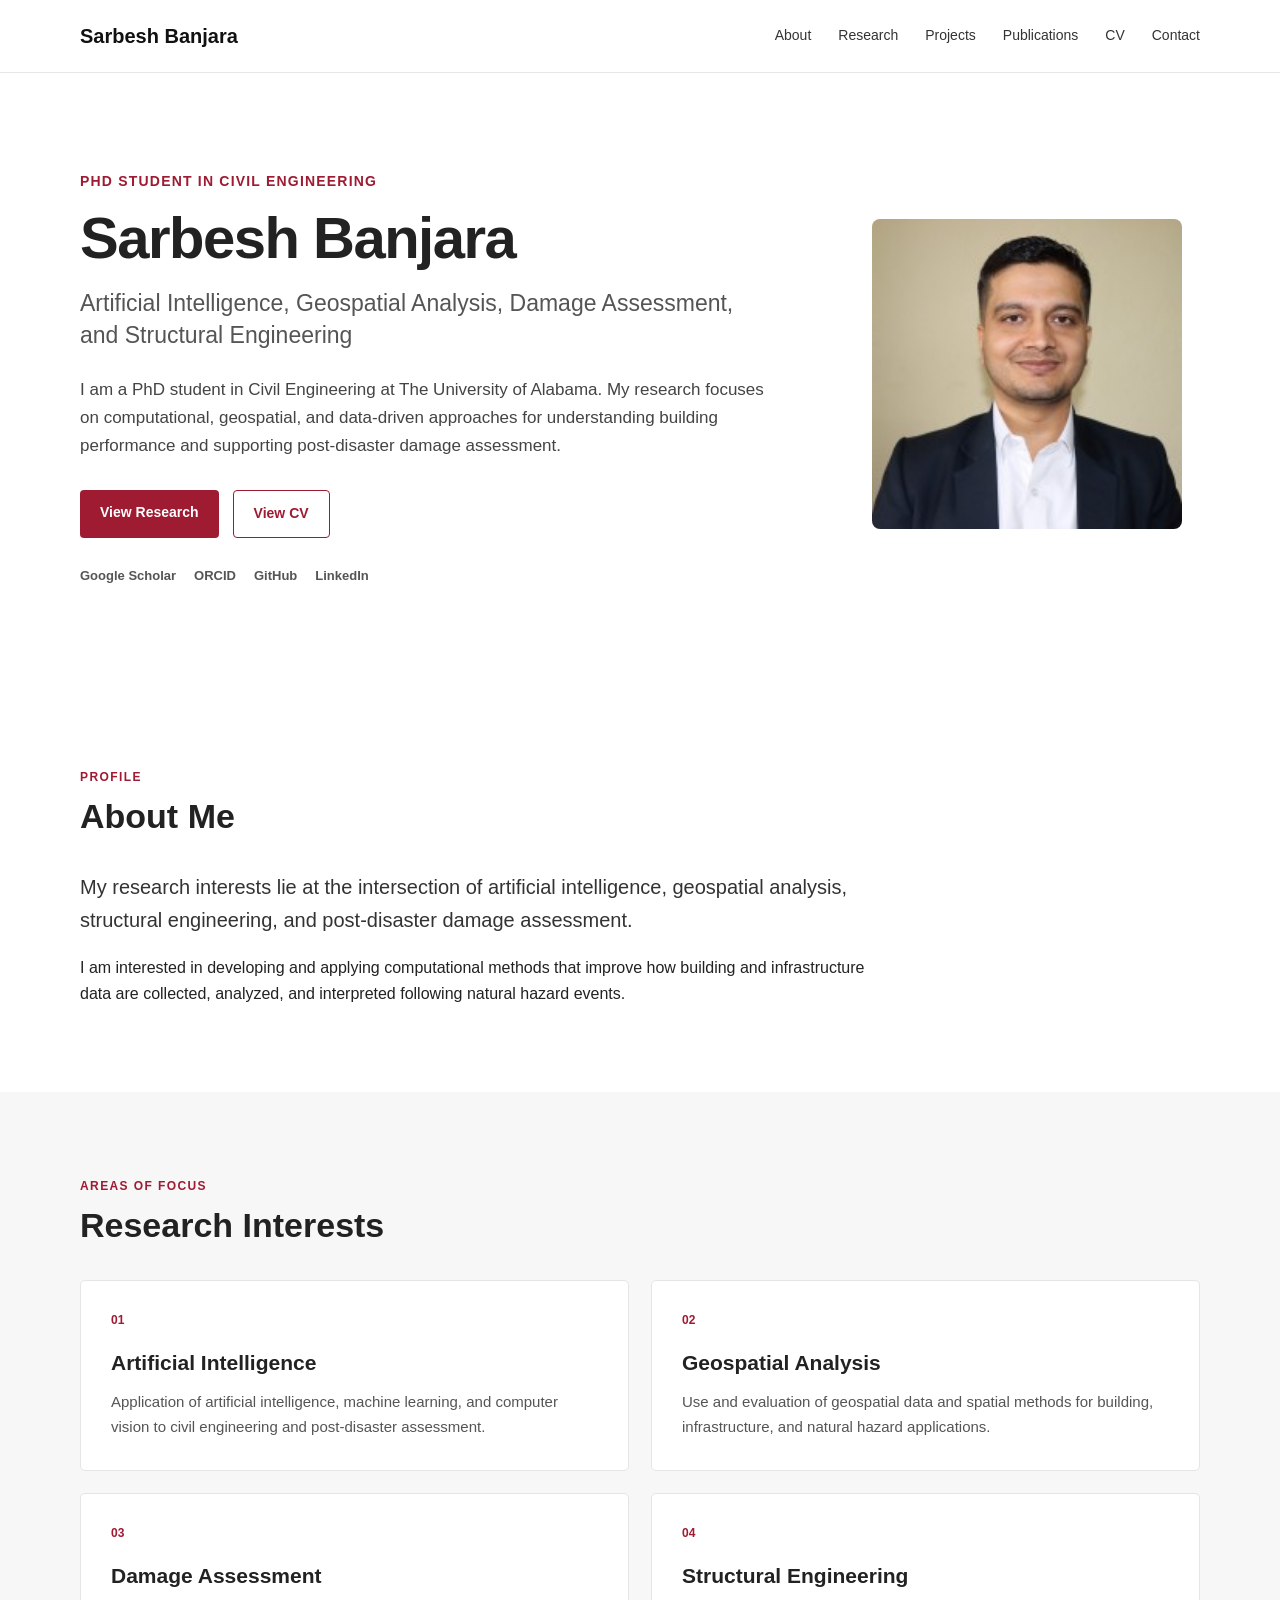
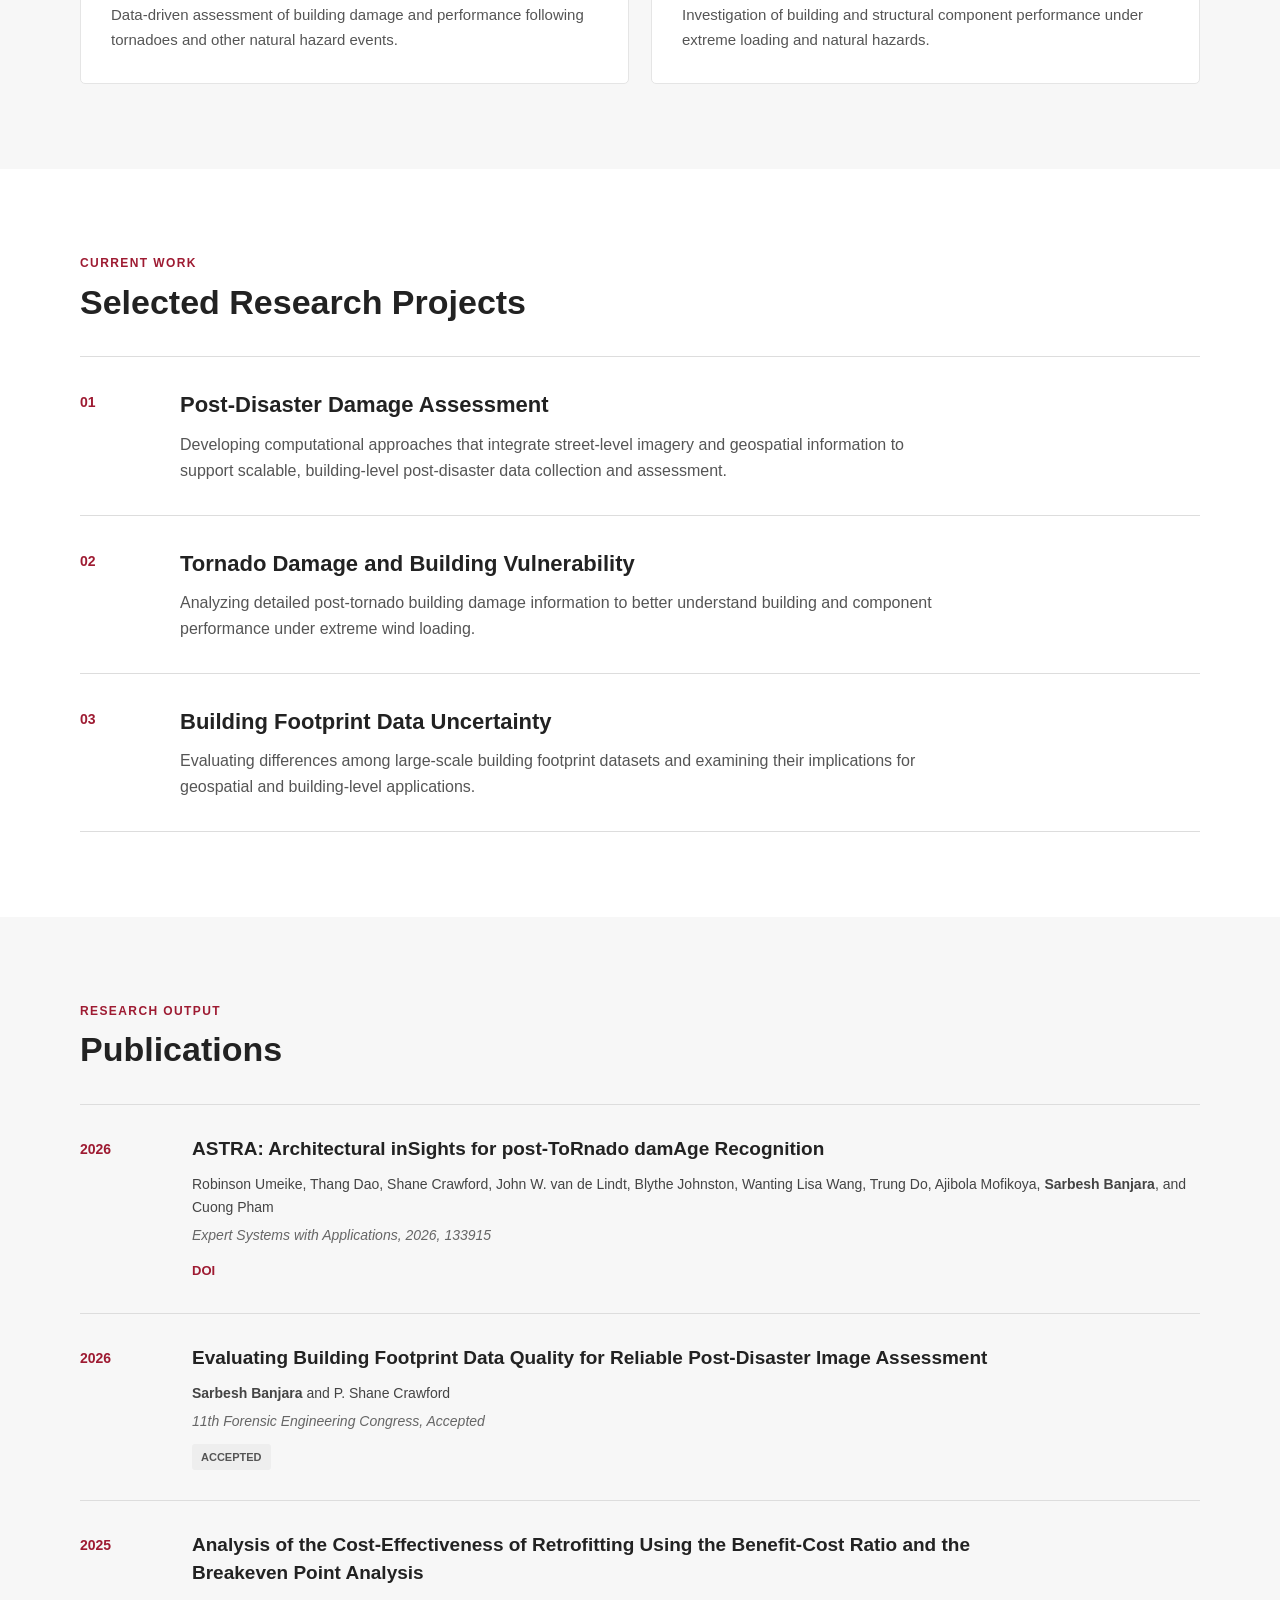
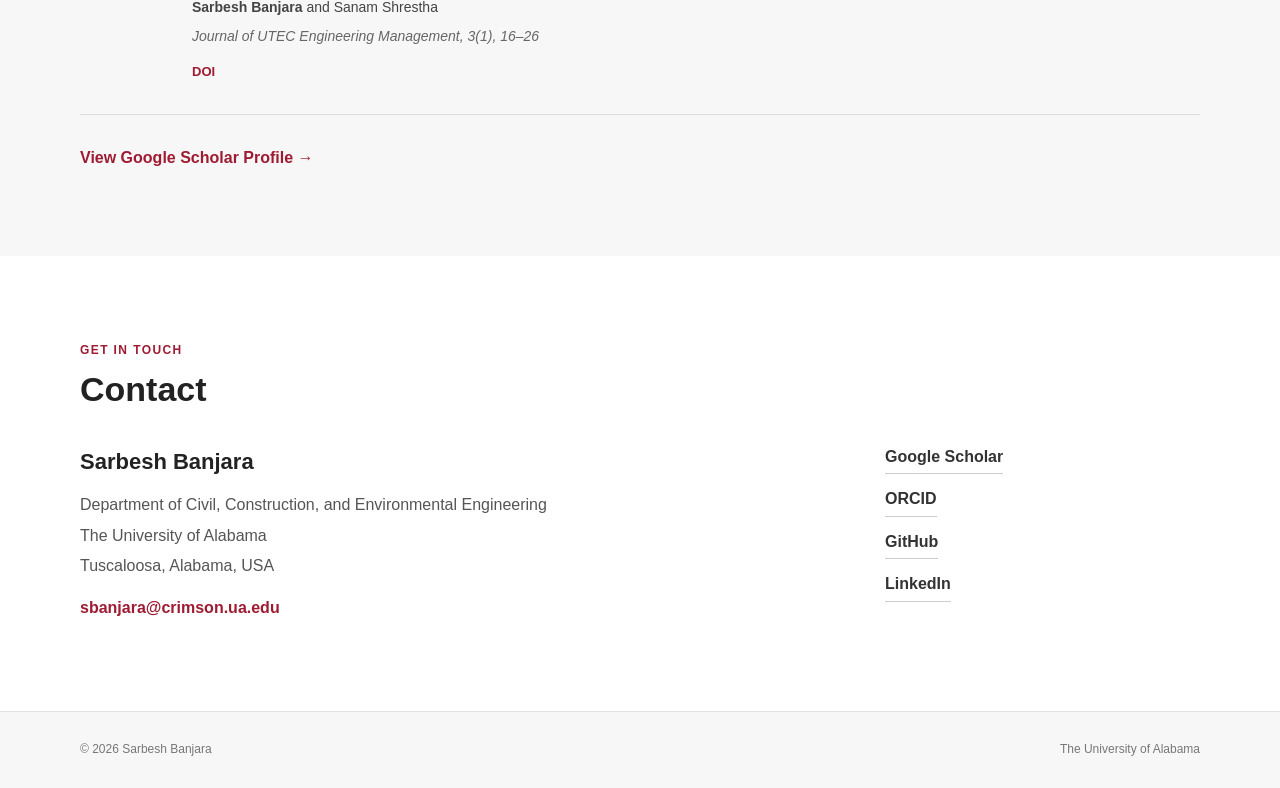
<file: index.html>
<!DOCTYPE html>
<html lang="en">

<head>
  <meta charset="UTF-8">

  <meta name="viewport"
        content="width=device-width, initial-scale=1.0">

  <meta name="description"
        content="Research profile of Sarbesh Banjara, PhD student in Civil Engineering at The University of Alabama.">

  <title>Sarbesh Banjara | Research Profile</title>

  <link rel="stylesheet" href="style.css">
</head>


<body>


<header>

  <nav class="container">

    <div class="logo">
      <a href="#home">Sarbesh Banjara</a>
    </div>


    <div class="nav-links">

      <a href="#about">About</a>

      <a href="#research">Research</a>

      <a href="#projects">Projects</a>

      <a href="#publications">Publications</a>

      <a href="cv.html">CV</a>

      <a href="#contact">Contact</a>

    </div>

  </nav>

</header>



<main>


<section id="home" class="hero container">


  <div class="hero-text">


    <p class="small-title">
      PhD Student in Civil Engineering
    </p>


    <h1>
      Sarbesh Banjara
    </h1>


    <h2>
      Artificial Intelligence, Geospatial Analysis,
      Damage Assessment, and Structural Engineering
    </h2>


    <p>
      I am a PhD student in Civil Engineering at The University of Alabama.
      My research focuses on computational, geospatial, and data-driven
      approaches for understanding building performance and supporting
      post-disaster damage assessment.
    </p>


    <div class="buttons">

      <a class="primary-button"
         href="#research">
        View Research
      </a>


      <a class="secondary-button"
         href="cv.html">
        View CV
      </a>

    </div>


    <div class="profile-links">

      <a href="https://scholar.google.com/citations?user=kjyUDR0AAAAJ&hl=en"
         target="_blank"
         rel="noopener noreferrer">
        Google Scholar
      </a>

      <a href="https://orcid.org/0009-0007-2245-5769"
         target="_blank"
         rel="noopener noreferrer">
        ORCID
      </a>

      <a href="https://github.com/sarbesh08"
         target="_blank"
         rel="noopener noreferrer">
        GitHub
      </a>

      <a href="https://www.linkedin.com/in/sarbesh-banjara-b74265155/"
         target="_blank"
         rel="noopener noreferrer">
        LinkedIn
      </a>

    </div>


  </div>



  <div class="hero-image">

    <img src="assets/profile.jpg"
         alt="Sarbesh Banjara">

  </div>


</section>



<section id="about"
         class="section container">


  <p class="section-label">
    Profile
  </p>


  <h2>
    About Me
  </h2>


  <p class="large-text">
    My research interests lie at the intersection of artificial intelligence,
    geospatial analysis, structural engineering, and post-disaster
    damage assessment.
  </p>


  <p>
    I am interested in developing and applying computational methods that
    improve how building and infrastructure data are collected, analyzed,
    and interpreted following natural hazard events.
  </p>


</section>



<section id="research"
         class="section light-section">


  <div class="container">


    <p class="section-label">
      Areas of Focus
    </p>


    <h2>
      Research Interests
    </h2>


    <div class="grid">


      <div class="card">

        <div class="card-number">
          01
        </div>

        <h3>
          Artificial Intelligence
        </h3>

        <p>
          Application of artificial intelligence, machine learning,
          and computer vision to civil engineering and
          post-disaster assessment.
        </p>

      </div>



      <div class="card">

        <div class="card-number">
          02
        </div>

        <h3>
          Geospatial Analysis
        </h3>

        <p>
          Use and evaluation of geospatial data and spatial methods
          for building, infrastructure, and natural hazard applications.
        </p>

      </div>



      <div class="card">

        <div class="card-number">
          03
        </div>

        <h3>
          Damage Assessment
        </h3>

        <p>
          Data-driven assessment of building damage and performance
          following tornadoes and other natural hazard events.
        </p>

      </div>



      <div class="card">

        <div class="card-number">
          04
        </div>

        <h3>
          Structural Engineering
        </h3>

        <p>
          Investigation of building and structural component performance
          under extreme loading and natural hazards.
        </p>

      </div>


    </div>


  </div>


</section>



<section id="projects"
         class="section container">


  <p class="section-label">
    Current Work
  </p>


  <h2>
    Selected Research Projects
  </h2>



  <div class="project">


    <div class="project-number">
      01
    </div>


    <div class="project-content">

      <h3>
        Post-Disaster Damage Assessment
      </h3>

      <p>
        Developing computational approaches that integrate street-level
        imagery and geospatial information to support scalable,
        building-level post-disaster data collection and assessment.
      </p>

    </div>


  </div>



  <div class="project">


    <div class="project-number">
      02
    </div>


    <div class="project-content">

      <h3>
        Tornado Damage and Building Vulnerability
      </h3>

      <p>
        Analyzing detailed post-tornado building damage information
        to better understand building and component performance
        under extreme wind loading.
      </p>

    </div>


  </div>



  <div class="project">


    <div class="project-number">
      03
    </div>


    <div class="project-content">

      <h3>
        Building Footprint Data Uncertainty
      </h3>

      <p>
        Evaluating differences among large-scale building footprint
        datasets and examining their implications for geospatial
        and building-level applications.
      </p>

    </div>


  </div>


</section>



<section id="publications"
         class="section light-section">


  <div class="container">


    <p class="section-label">
      Research Output
    </p>


    <h2>
      Publications
    </h2>



    <div class="publication">


      <div class="publication-year">
        2026
      </div>


      <div class="publication-content">


        <h3>

          <a href="https://doi.org/10.1016/j.eswa.2026.133915"
             target="_blank"
             rel="noopener noreferrer">

            ASTRA: Architectural inSights for post-ToRnado damAge Recognition

          </a>

        </h3>


        <p class="authors">

          Robinson Umeike, Thang Dao, Shane Crawford,
          John W. van de Lindt, Blythe Johnston,
          Wanting Lisa Wang, Trung Do, Ajibola Mofikoya,
          <strong>Sarbesh Banjara</strong>, and Cuong Pham

        </p>


        <p class="venue">

          Expert Systems with Applications, 2026, 133915

        </p>


        <div class="publication-links">

          <a href="https://doi.org/10.1016/j.eswa.2026.133915"
             target="_blank"
             rel="noopener noreferrer">
            DOI
          </a>

        </div>


      </div>


    </div>



    <div class="publication">


      <div class="publication-year">
        2026
      </div>


      <div class="publication-content">


        <h3>

          Evaluating Building Footprint Data Quality for Reliable
          Post-Disaster Image Assessment

        </h3>


        <p class="authors">

          <strong>Sarbesh Banjara</strong> and P. Shane Crawford

        </p>


        <p class="venue">

          11th Forensic Engineering Congress, Accepted

        </p>


        <div class="status-badge">
          Accepted
        </div>


      </div>


    </div>



    <div class="publication">


      <div class="publication-year">
        2025
      </div>


      <div class="publication-content">


        <h3>

          <a href="https://doi.org/10.3126/juem.v3i1.84513"
             target="_blank"
             rel="noopener noreferrer">

            Analysis of the Cost-Effectiveness of Retrofitting Using
            the Benefit-Cost Ratio and the Breakeven Point Analysis

          </a>

        </h3>


        <p class="authors">

          <strong>Sarbesh Banjara</strong> and Sanam Shrestha

        </p>


        <p class="venue">

          Journal of UTEC Engineering Management,
          3(1), 16–26

        </p>


        <div class="publication-links">

          <a href="https://doi.org/10.3126/juem.v3i1.84513"
             target="_blank"
             rel="noopener noreferrer">
            DOI
          </a>

        </div>


      </div>


    </div>



    <div class="all-publications">

      <a href="https://scholar.google.com/citations?user=kjyUDR0AAAAJ&hl=en"
         target="_blank"
         rel="noopener noreferrer">

        View Google Scholar Profile →

      </a>

    </div>


  </div>


</section>



<section id="contact"
         class="section contact-section">


  <div class="container">


    <p class="section-label">
      Get in Touch
    </p>


    <h2>
      Contact
    </h2>


    <div class="contact-grid">


      <div class="contact-information">


        <h3>
          Sarbesh Banjara
        </h3>


        <p>
          Department of Civil, Construction, and Environmental Engineering
        </p>


        <p>
          The University of Alabama
        </p>


        <p>
          Tuscaloosa, Alabama, USA
        </p>


        <p class="email">

          <a href="mailto:sbanjara@crimson.ua.edu">
            sbanjara@crimson.ua.edu
          </a>

        </p>


      </div>



      <div class="contact-links">


        <a href="https://scholar.google.com/citations?user=kjyUDR0AAAAJ&hl=en"
           target="_blank"
           rel="noopener noreferrer">
          Google Scholar
        </a>


        <a href="https://orcid.org/0009-0007-2245-5769"
           target="_blank"
           rel="noopener noreferrer">
          ORCID
        </a>


        <a href="https://github.com/sarbesh08"
           target="_blank"
           rel="noopener noreferrer">
          GitHub
        </a>


        <a href="https://www.linkedin.com/in/sarbesh-banjara-b74265155/"
           target="_blank"
           rel="noopener noreferrer">
          LinkedIn
        </a>


      </div>


    </div>


  </div>


</section>


</main>



<footer>


  <div class="container footer-content">


    <p>
      © 2026 Sarbesh Banjara
    </p>


    <p>
      The University of Alabama
    </p>


  </div>


</footer>


</body>

</html>
</file>
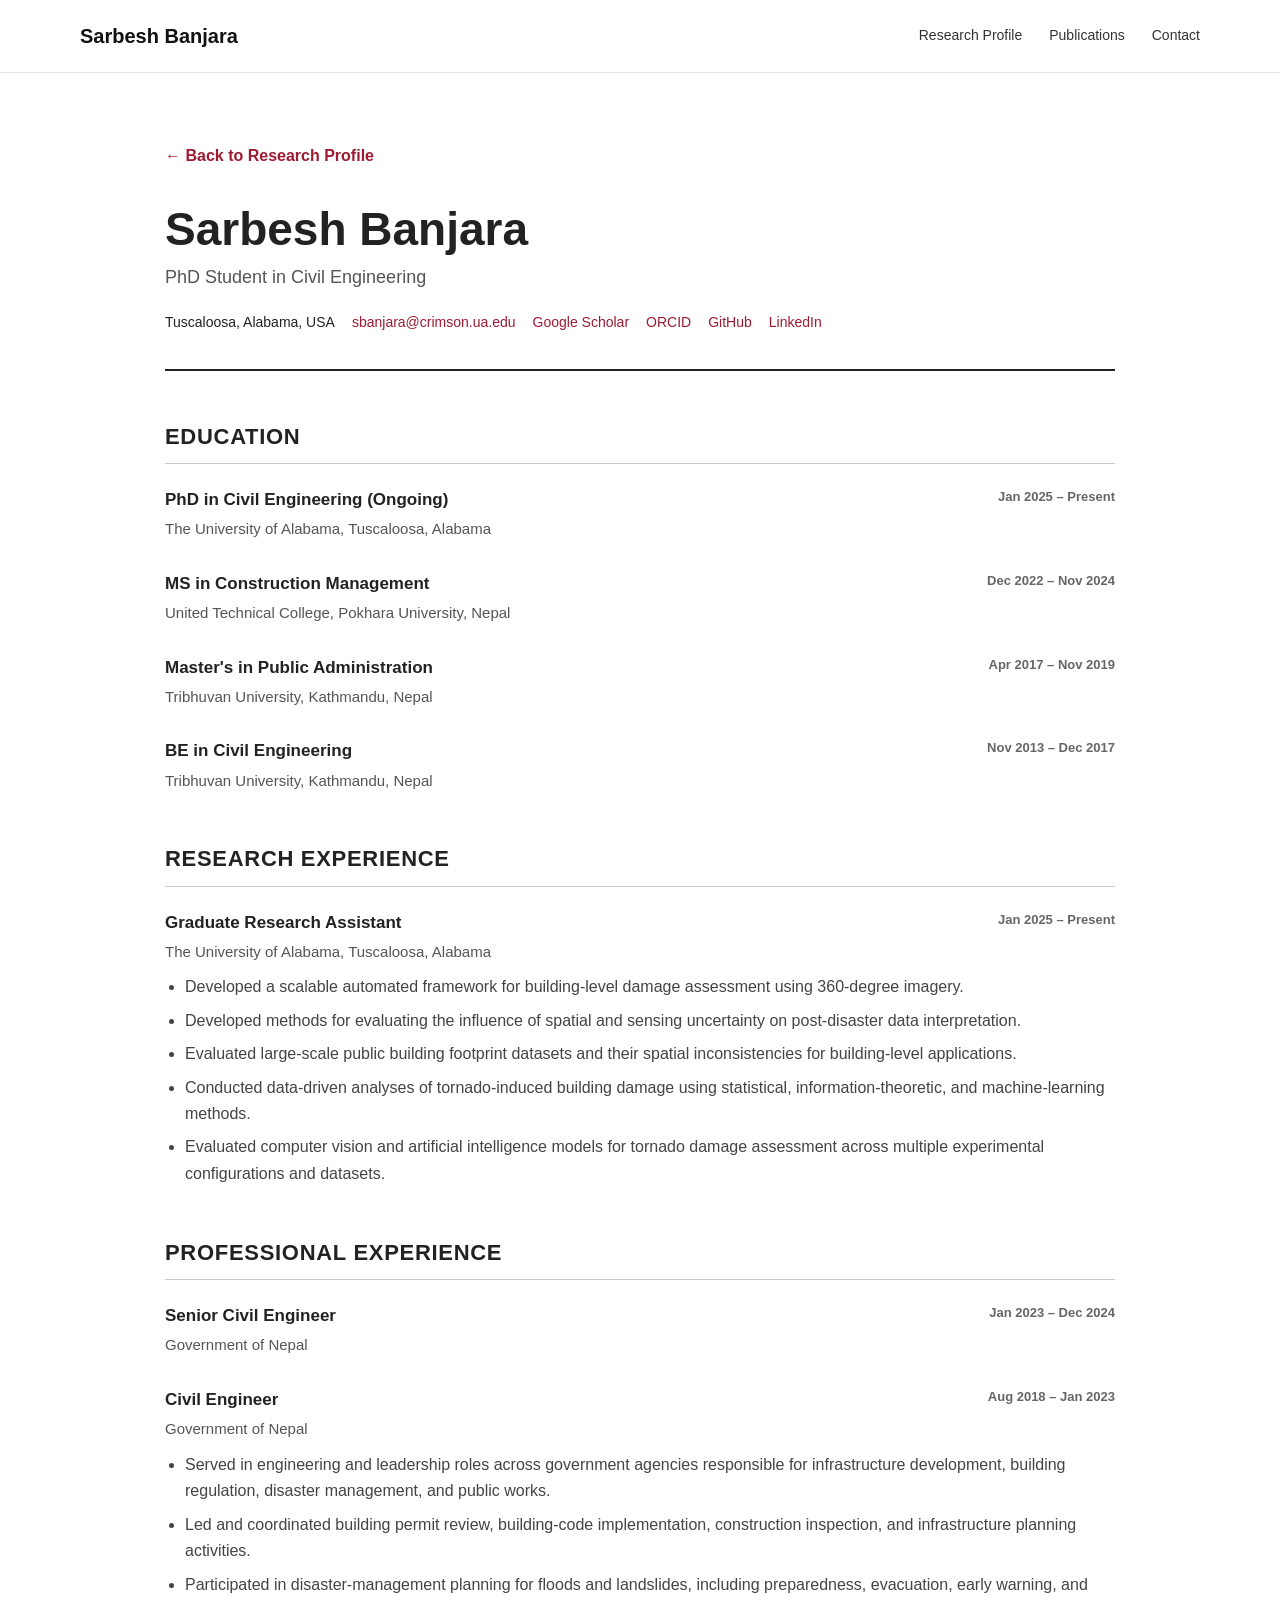
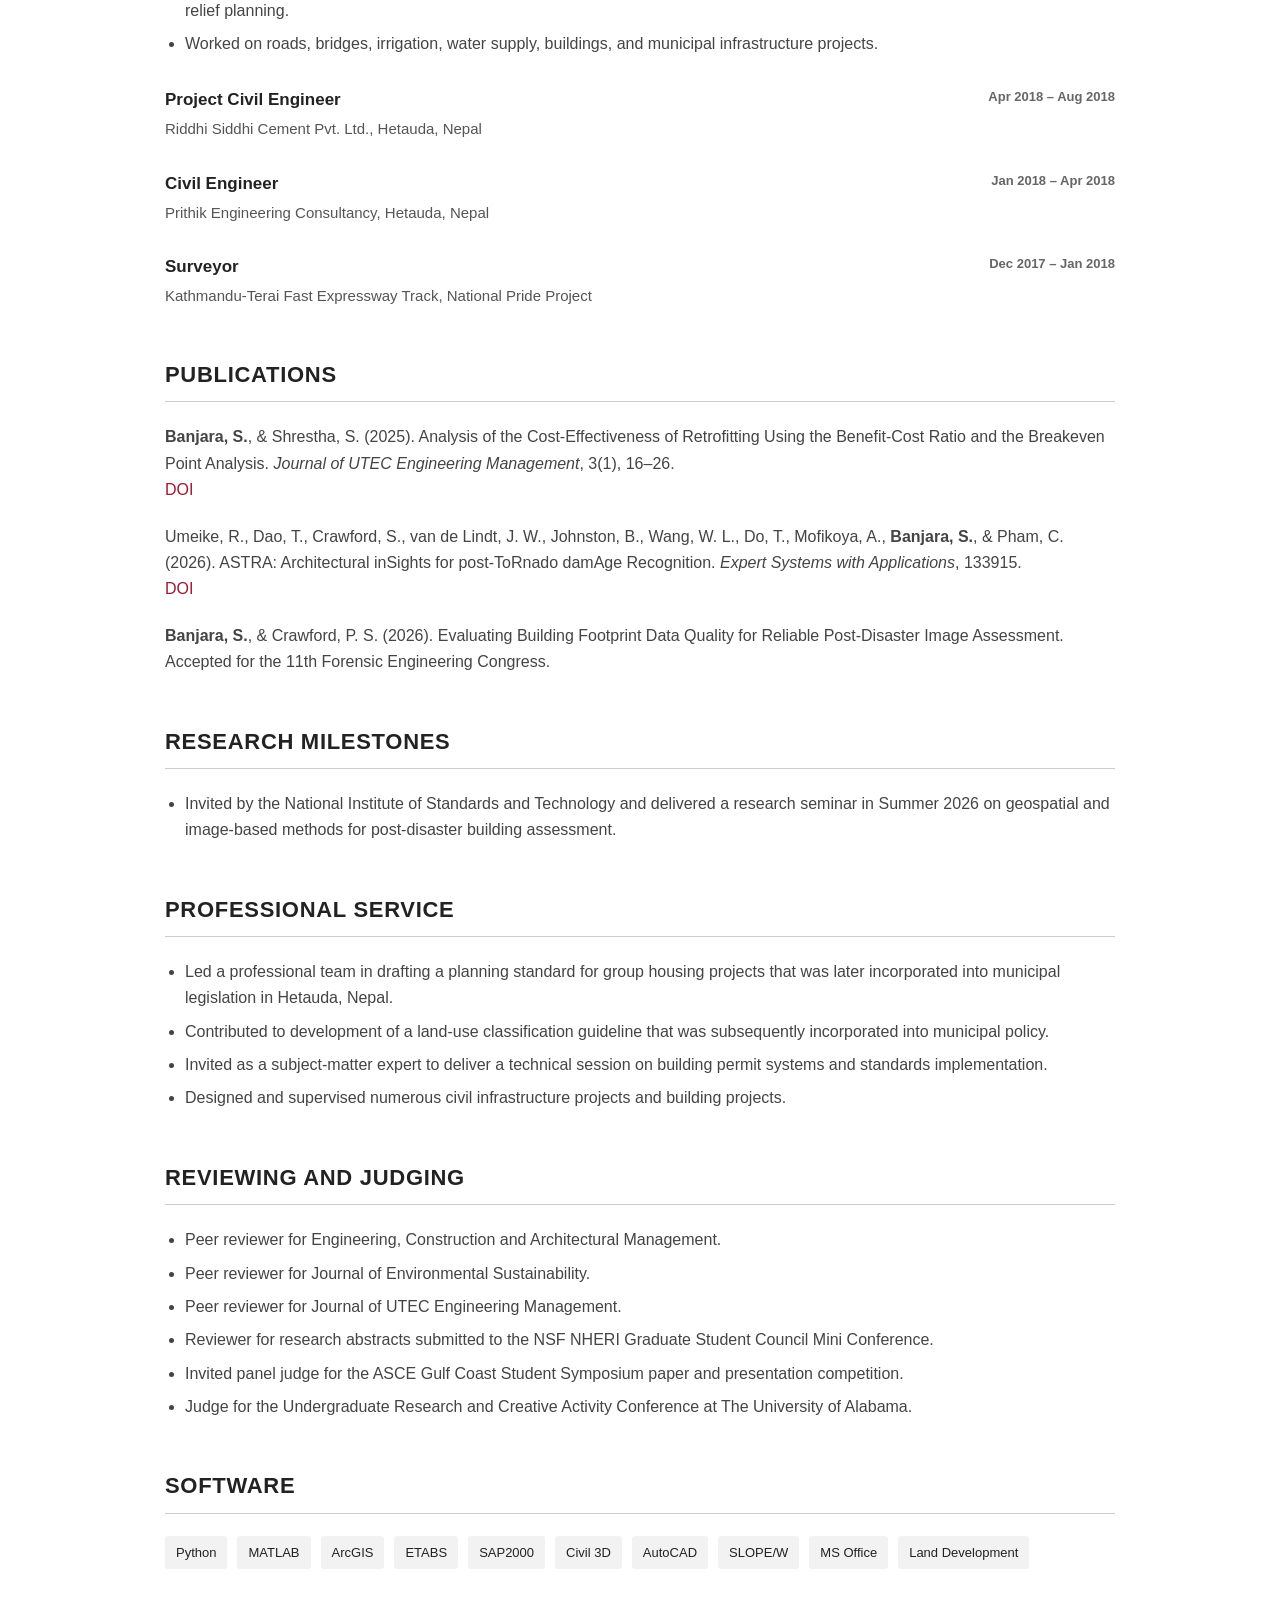
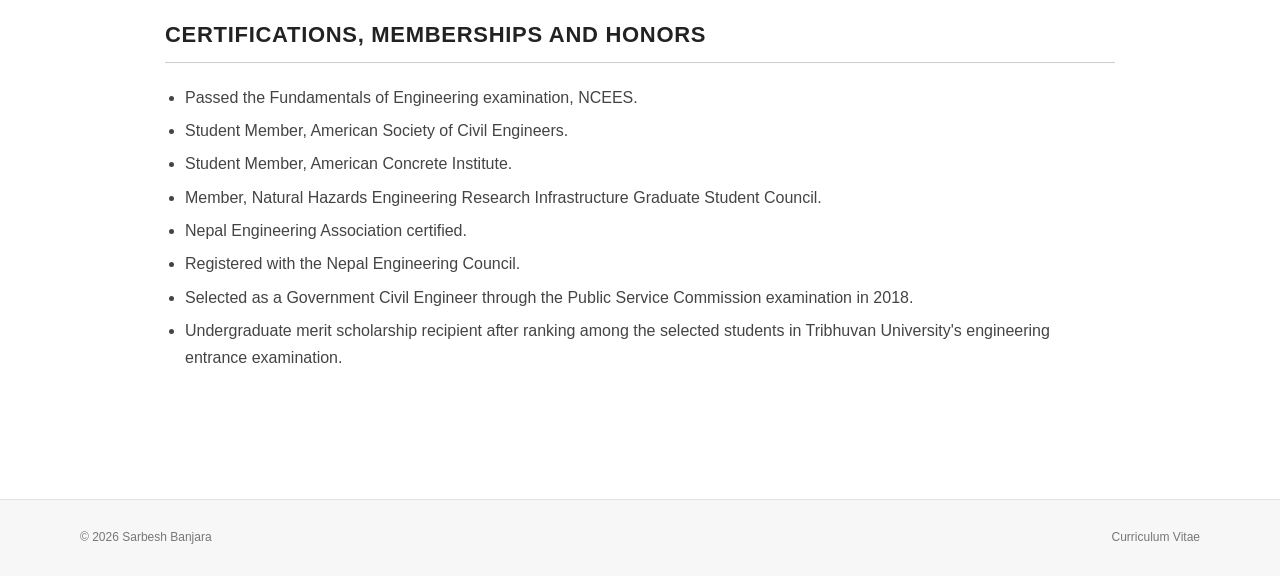
<file: cv.html>
<!DOCTYPE html>
<html lang="en">

<head>

  <meta charset="UTF-8">

  <meta name="viewport"
        content="width=device-width, initial-scale=1.0">

  <meta name="robots"
        content="index, follow">

  <title>Curriculum Vitae | Sarbesh Banjara</title>

  <link rel="stylesheet"
        href="style.css">


  <style>

    .cv-page {
      width: 90%;
      max-width: 950px;
      margin: auto;
      padding: 70px 0 100px;
    }


    .cv-header {
      padding-bottom: 35px;
      border-bottom: 2px solid #222;
      margin-bottom: 45px;
    }


    .cv-header h1 {
      font-size: 46px;
      line-height: 1.1;
      margin-bottom: 8px;
    }


    .cv-header .cv-title {
      color: #555;
      font-size: 18px;
      margin-bottom: 18px;
    }


    .cv-contact {
      display: flex;
      flex-wrap: wrap;
      gap: 17px;
      font-size: 14px;
    }


    .cv-contact a {
      color: #9e1b32;
      text-decoration: none;
    }


    .cv-section {
      margin-top: 48px;
    }


    .cv-section h2 {
      color: #222;
      font-size: 22px;
      text-transform: uppercase;
      letter-spacing: 0.7px;
      padding-bottom: 8px;
      border-bottom: 1px solid #ccc;
      margin-bottom: 22px;
    }


    .cv-entry {
      margin-bottom: 28px;
    }


    .cv-entry-header {
      display: flex;
      justify-content: space-between;
      gap: 30px;
      margin-bottom: 6px;
    }


    .cv-entry h3 {
      font-size: 17px;
      margin-bottom: 3px;
    }


    .cv-entry .organization {
      color: #555;
      font-size: 15px;
    }


    .cv-date {
      white-space: nowrap;
      color: #666;
      font-size: 13px;
      font-weight: 600;
    }


    .cv-entry ul {
      margin-top: 10px;
      margin-left: 20px;
    }


    .cv-entry li {
      margin-bottom: 7px;
      color: #444;
    }


    .cv-publication {
      margin-bottom: 20px;
    }


    .cv-publication p {
      color: #444;
    }


    .cv-publication a {
      color: #9e1b32;
      text-decoration: none;
    }


    .back-profile {
      display: inline-block;
      color: #9e1b32;
      text-decoration: none;
      font-weight: 700;
      margin-bottom: 35px;
    }


    .skills-list {
      display: flex;
      flex-wrap: wrap;
      gap: 10px;
    }


    .skill {
      padding: 6px 11px;
      background: #f2f2f2;
      border-radius: 3px;
      font-size: 13px;
    }


    @media (max-width: 700px) {

      .cv-header h1 {
        font-size: 37px;
      }


      .cv-entry-header {
        flex-direction: column;
        gap: 4px;
      }


      .cv-date {
        white-space: normal;
      }

    }

  </style>

</head>


<body>


<header>

  <nav class="container">

    <div class="logo">

      <a href="index.html">
        Sarbesh Banjara
      </a>

    </div>


    <div class="nav-links">

      <a href="index.html">
        Research Profile
      </a>

      <a href="index.html#publications">
        Publications
      </a>

      <a href="index.html#contact">
        Contact
      </a>

    </div>

  </nav>

</header>



<main class="cv-page">


<a class="back-profile"
   href="index.html">

  ← Back to Research Profile

</a>



<section class="cv-header">


  <h1>
    Sarbesh Banjara
  </h1>


  <p class="cv-title">
    PhD Student in Civil Engineering
  </p>


  <div class="cv-contact">


    <span>
      Tuscaloosa, Alabama, USA
    </span>


    <a href="mailto:sbanjara@crimson.ua.edu">
      sbanjara@crimson.ua.edu
    </a>


    <a href="https://scholar.google.com/citations?user=kjyUDR0AAAAJ&hl=en"
       target="_blank"
       rel="noopener noreferrer">

      Google Scholar

    </a>


    <a href="https://orcid.org/0009-0007-2245-5769"
       target="_blank"
       rel="noopener noreferrer">

      ORCID

    </a>


    <a href="https://github.com/sarbesh08"
       target="_blank"
       rel="noopener noreferrer">

      GitHub

    </a>


    <a href="https://www.linkedin.com/in/sarbesh-banjara-b74265155/"
       target="_blank"
       rel="noopener noreferrer">

      LinkedIn

    </a>


  </div>


</section>



<section class="cv-section">


  <h2>
    Education
  </h2>



  <div class="cv-entry">

    <div class="cv-entry-header">

      <div>

        <h3>
          PhD in Civil Engineering (Ongoing)
        </h3>

        <p class="organization">
          The University of Alabama, Tuscaloosa, Alabama
        </p>

      </div>

      <div class="cv-date">
        Jan 2025 – Present
      </div>

    </div>

  </div>



  <div class="cv-entry">

    <div class="cv-entry-header">

      <div>

        <h3>
          MS in Construction Management
        </h3>

        <p class="organization">
          United Technical College, Pokhara University, Nepal
        </p>

      </div>

      <div class="cv-date">
        Dec 2022 – Nov 2024
      </div>

    </div>

  </div>



  <div class="cv-entry">

    <div class="cv-entry-header">

      <div>

        <h3>
          Master's in Public Administration
        </h3>

        <p class="organization">
          Tribhuvan University, Kathmandu, Nepal
        </p>

      </div>

      <div class="cv-date">
        Apr 2017 – Nov 2019
      </div>

    </div>

  </div>



  <div class="cv-entry">

    <div class="cv-entry-header">

      <div>

        <h3>
          BE in Civil Engineering
        </h3>

        <p class="organization">
          Tribhuvan University, Kathmandu, Nepal
        </p>

      </div>

      <div class="cv-date">
        Nov 2013 – Dec 2017
      </div>

    </div>

  </div>


</section>



<section class="cv-section">


  <h2>
    Research Experience
  </h2>


  <div class="cv-entry">


    <div class="cv-entry-header">

      <div>

        <h3>
          Graduate Research Assistant
        </h3>

        <p class="organization">
          The University of Alabama, Tuscaloosa, Alabama
        </p>

      </div>


      <div class="cv-date">
        Jan 2025 – Present
      </div>

    </div>


    <ul>

      <li>
        Developed a scalable automated framework for building-level
        damage assessment using 360-degree imagery.
      </li>

      <li>
        Developed methods for evaluating the influence of spatial
        and sensing uncertainty on post-disaster data interpretation.
      </li>

      <li>
        Evaluated large-scale public building footprint datasets
        and their spatial inconsistencies for building-level applications.
      </li>

      <li>
        Conducted data-driven analyses of tornado-induced building damage
        using statistical, information-theoretic, and machine-learning methods.
      </li>

      <li>
        Evaluated computer vision and artificial intelligence models
        for tornado damage assessment across multiple experimental
        configurations and datasets.
      </li>

    </ul>


  </div>


</section>



<section class="cv-section">


  <h2>
    Professional Experience
  </h2>



  <div class="cv-entry">


    <div class="cv-entry-header">

      <div>

        <h3>
          Senior Civil Engineer
        </h3>

        <p class="organization">
          Government of Nepal
        </p>

      </div>


      <div class="cv-date">
        Jan 2023 – Dec 2024
      </div>

    </div>


  </div>



  <div class="cv-entry">


    <div class="cv-entry-header">

      <div>

        <h3>
          Civil Engineer
        </h3>

        <p class="organization">
          Government of Nepal
        </p>

      </div>


      <div class="cv-date">
        Aug 2018 – Jan 2023
      </div>

    </div>


    <ul>

      <li>
        Served in engineering and leadership roles across government
        agencies responsible for infrastructure development,
        building regulation, disaster management, and public works.
      </li>

      <li>
        Led and coordinated building permit review,
        building-code implementation, construction inspection,
        and infrastructure planning activities.
      </li>

      <li>
        Participated in disaster-management planning for floods
        and landslides, including preparedness, evacuation,
        early warning, and relief planning.
      </li>

      <li>
        Worked on roads, bridges, irrigation, water supply,
        buildings, and municipal infrastructure projects.
      </li>

    </ul>


  </div>



  <div class="cv-entry">


    <div class="cv-entry-header">

      <div>

        <h3>
          Project Civil Engineer
        </h3>

        <p class="organization">
          Riddhi Siddhi Cement Pvt. Ltd., Hetauda, Nepal
        </p>

      </div>


      <div class="cv-date">
        Apr 2018 – Aug 2018
      </div>

    </div>


  </div>



  <div class="cv-entry">


    <div class="cv-entry-header">

      <div>

        <h3>
          Civil Engineer
        </h3>

        <p class="organization">
          Prithik Engineering Consultancy, Hetauda, Nepal
        </p>

      </div>


      <div class="cv-date">
        Jan 2018 – Apr 2018
      </div>

    </div>


  </div>



  <div class="cv-entry">


    <div class="cv-entry-header">

      <div>

        <h3>
          Surveyor
        </h3>

        <p class="organization">
          Kathmandu-Terai Fast Expressway Track,
          National Pride Project
        </p>

      </div>


      <div class="cv-date">
        Dec 2017 – Jan 2018
      </div>

    </div>


  </div>


</section>



<section class="cv-section">


  <h2>
    Publications
  </h2>



  <div class="cv-publication">


    <p>

      <strong>Banjara, S.</strong>, & Shrestha, S. (2025).
      Analysis of the Cost-Effectiveness of Retrofitting Using the
      Benefit-Cost Ratio and the Breakeven Point Analysis.
      <em>Journal of UTEC Engineering Management</em>,
      3(1), 16–26.

    </p>


    <a href="https://doi.org/10.3126/juem.v3i1.84513"
       target="_blank"
       rel="noopener noreferrer">

      DOI

    </a>


  </div>



  <div class="cv-publication">


    <p>

      Umeike, R., Dao, T., Crawford, S.,
      van de Lindt, J. W., Johnston, B.,
      Wang, W. L., Do, T., Mofikoya, A.,
      <strong>Banjara, S.</strong>, & Pham, C. (2026).
      ASTRA: Architectural inSights for post-ToRnado damAge Recognition.
      <em>Expert Systems with Applications</em>, 133915.

    </p>


    <a href="https://doi.org/10.1016/j.eswa.2026.133915"
       target="_blank"
       rel="noopener noreferrer">

      DOI

    </a>


  </div>



  <div class="cv-publication">


    <p>

      <strong>Banjara, S.</strong>, & Crawford, P. S. (2026).
      Evaluating Building Footprint Data Quality for Reliable
      Post-Disaster Image Assessment.
      Accepted for the 11th Forensic Engineering Congress.

    </p>


  </div>


</section>



<section class="cv-section">


  <h2>
    Research Milestones
  </h2>


  <div class="cv-entry">

    <ul>

      <li>
        Invited by the National Institute of Standards and Technology
        and delivered a research seminar in Summer 2026 on geospatial
        and image-based methods for post-disaster building assessment.
      </li>

    </ul>

  </div>


</section>



<section class="cv-section">


  <h2>
    Professional Service
  </h2>


  <div class="cv-entry">

    <ul>

      <li>
        Led a professional team in drafting a planning standard
        for group housing projects that was later incorporated
        into municipal legislation in Hetauda, Nepal.
      </li>

      <li>
        Contributed to development of a land-use classification
        guideline that was subsequently incorporated into municipal policy.
      </li>

      <li>
        Invited as a subject-matter expert to deliver a technical
        session on building permit systems and standards implementation.
      </li>

      <li>
        Designed and supervised numerous civil infrastructure projects
        and building projects.
      </li>

    </ul>

  </div>


</section>



<section class="cv-section">


  <h2>
    Reviewing and Judging
  </h2>


  <div class="cv-entry">

    <ul>

      <li>
        Peer reviewer for Engineering, Construction and Architectural Management.
      </li>

      <li>
        Peer reviewer for Journal of Environmental Sustainability.
      </li>

      <li>
        Peer reviewer for Journal of UTEC Engineering Management.
      </li>

      <li>
        Reviewer for research abstracts submitted to the
        NSF NHERI Graduate Student Council Mini Conference.
      </li>

      <li>
        Invited panel judge for the ASCE Gulf Coast Student Symposium
        paper and presentation competition.
      </li>

      <li>
        Judge for the Undergraduate Research and Creative Activity Conference
        at The University of Alabama.
      </li>

    </ul>

  </div>


</section>



<section class="cv-section">


  <h2>
    Software
  </h2>


  <div class="skills-list">

    <span class="skill">Python</span>

    <span class="skill">MATLAB</span>

    <span class="skill">ArcGIS</span>

    <span class="skill">ETABS</span>

    <span class="skill">SAP2000</span>

    <span class="skill">Civil 3D</span>

    <span class="skill">AutoCAD</span>

    <span class="skill">SLOPE/W</span>

    <span class="skill">MS Office</span>

    <span class="skill">Land Development</span>

  </div>


</section>



<section class="cv-section">


  <h2>
    Certifications, Memberships and Honors
  </h2>


  <div class="cv-entry">

    <ul>

      <li>
        Passed the Fundamentals of Engineering examination, NCEES.
      </li>

      <li>
        Student Member, American Society of Civil Engineers.
      </li>

      <li>
        Student Member, American Concrete Institute.
      </li>

      <li>
        Member, Natural Hazards Engineering Research Infrastructure
        Graduate Student Council.
      </li>

      <li>
        Nepal Engineering Association certified.
      </li>

      <li>
        Registered with the Nepal Engineering Council.
      </li>

      <li>
        Selected as a Government Civil Engineer through the
        Public Service Commission examination in 2018.
      </li>

      <li>
        Undergraduate merit scholarship recipient after ranking
        among the selected students in Tribhuvan University's
        engineering entrance examination.
      </li>

    </ul>

  </div>


</section>



</main>



<footer>


  <div class="container footer-content">

    <p>
      © 2026 Sarbesh Banjara
    </p>

    <p>
      Curriculum Vitae
    </p>

  </div>


</footer>


</body>

</html>
</file>
<file: style.css>
* {
  margin: 0;
  padding: 0;
  box-sizing: border-box;
}


html {
  scroll-behavior: smooth;
}


body {
  font-family: Arial, Helvetica, sans-serif;
  color: #222;
  line-height: 1.65;
  background: #ffffff;
}


.container {
  width: 90%;
  max-width: 1120px;
  margin: auto;
}



/* HEADER */

header {
  background: rgba(255, 255, 255, 0.97);
  border-bottom: 1px solid #e6e6e6;

  position: sticky;
  top: 0;

  z-index: 1000;
}


nav {
  min-height: 72px;

  display: flex;
  justify-content: space-between;
  align-items: center;
}


.logo a {
  color: #111;
  text-decoration: none;

  font-size: 20px;
  font-weight: 700;
}


.nav-links {
  display: flex;
  align-items: center;
  gap: 27px;
}


.nav-links a {
  color: #333;
  text-decoration: none;

  font-size: 14px;
  font-weight: 500;

  transition: 0.2s;
}


.nav-links a:hover {
  color: #9e1b32;
}



/* HERO */

.hero {
  min-height: 610px;

  display: grid;
  grid-template-columns: 1.6fr 0.8fr;

  gap: 80px;

  align-items: center;
}


.small-title {
  color: #9e1b32;

  font-size: 14px;
  font-weight: 700;

  text-transform: uppercase;
  letter-spacing: 1.2px;

  margin-bottom: 15px;
}


.hero h1 {
  font-size: 58px;
  line-height: 1.05;

  letter-spacing: -1.5px;

  margin-bottom: 18px;
}


.hero h2 {
  max-width: 720px;

  color: #555;

  font-size: 23px;
  line-height: 1.4;
  font-weight: 400;

  margin-bottom: 25px;
}


.hero-text > p:not(.small-title) {
  max-width: 690px;

  color: #444;

  font-size: 17px;
}


.hero-image {
  text-align: center;
}


.hero-image img {
  width: 100%;
  max-width: 310px;

  border-radius: 8px;

  object-fit: cover;
}


.buttons {
  display: flex;
  gap: 14px;

  margin-top: 30px;
}


.primary-button,
.secondary-button {
  display: inline-block;

  padding: 11px 20px;

  border-radius: 4px;

  text-decoration: none;

  font-size: 14px;
  font-weight: 700;

  transition: 0.2s;
}


.primary-button {
  background: #9e1b32;
  color: #fff;
}


.primary-button:hover {
  background: #7f1528;
}


.secondary-button {
  color: #9e1b32;

  border: 1px solid #9e1b32;

  background: #fff;
}


.secondary-button:hover {
  background: #f7eef0;
}


.profile-links {
  display: flex;
  flex-wrap: wrap;

  gap: 18px;

  margin-top: 27px;
}


.profile-links a {
  color: #555;

  text-decoration: none;

  font-size: 13px;
  font-weight: 600;
}


.profile-links a:hover {
  color: #9e1b32;
}



/* GENERAL SECTIONS */

.section {
  padding: 85px 0;
}


.light-section {
  background: #f7f7f7;
}


.section-label {
  color: #9e1b32;

  font-size: 12px;
  font-weight: 700;

  text-transform: uppercase;
  letter-spacing: 1.4px;

  margin-bottom: 8px;
}


.section h2 {
  font-size: 34px;
  line-height: 1.2;

  margin-bottom: 34px;
}


.section > p,
.section .container > p {
  max-width: 820px;
}


.large-text {
  font-size: 20px;

  color: #333;

  margin-bottom: 18px;
}



/* RESEARCH INTERESTS */

.grid {
  display: grid;

  grid-template-columns: repeat(2, 1fr);

  gap: 22px;
}


.card {
  background: #fff;

  border: 1px solid #e5e5e5;

  padding: 30px;

  border-radius: 5px;

  transition: transform 0.2s, box-shadow 0.2s;
}


.card:hover {
  transform: translateY(-3px);

  box-shadow: 0 8px 25px rgba(0, 0, 0, 0.05);
}


.card-number {
  color: #9e1b32;

  font-size: 12px;
  font-weight: 700;

  margin-bottom: 15px;
}


.card h3 {
  font-size: 21px;

  margin-bottom: 10px;
}


.card p {
  color: #555;

  font-size: 15px;
}



/* PROJECTS */

.project {
  display: grid;

  grid-template-columns: 80px 1fr;

  gap: 20px;

  padding: 30px 0;

  border-bottom: 1px solid #ddd;
}


.project:first-of-type {
  border-top: 1px solid #ddd;
}


.project-number {
  color: #9e1b32;

  font-size: 14px;
  font-weight: 700;

  padding-top: 4px;
}


.project-content h3 {
  font-size: 22px;

  margin-bottom: 8px;
}


.project-content p {
  max-width: 780px;

  color: #555;
}



/* PUBLICATIONS */

.publication {
  display: grid;

  grid-template-columns: 90px 1fr;

  gap: 22px;

  padding: 30px 0;

  border-bottom: 1px solid #ddd;
}


.publication:first-of-type {
  border-top: 1px solid #ddd;
}


.publication-year {
  color: #9e1b32;

  font-size: 14px;
  font-weight: 700;

  padding-top: 3px;
}


.publication-content h3 {
  max-width: 850px;

  font-size: 19px;
  line-height: 1.45;

  margin-bottom: 10px;
}


.publication-content h3 a {
  color: #222;

  text-decoration: none;
}


.publication-content h3 a:hover {
  color: #9e1b32;
}


.authors {
  color: #444;

  font-size: 14px;

  margin-bottom: 5px;
}


.venue {
  color: #666;

  font-size: 14px;
  font-style: italic;

  margin-bottom: 10px;
}


.publication-links a {
  color: #9e1b32;

  text-decoration: none;

  font-size: 13px;
  font-weight: 700;
}


.status-badge {
  display: inline-block;

  padding: 4px 9px;

  background: #eee;

  color: #555;

  border-radius: 3px;

  font-size: 11px;
  font-weight: 700;

  text-transform: uppercase;
}


.all-publications {
  margin-top: 30px;
}


.all-publications a {
  color: #9e1b32;

  text-decoration: none;

  font-weight: 700;
}



/* CONTACT */

.contact-section {
  background: #fff;
}


.contact-grid {
  display: grid;

  grid-template-columns: 1.4fr 0.6fr;

  gap: 70px;
}


.contact-information h3 {
  font-size: 22px;

  margin-bottom: 12px;
}


.contact-information p {
  color: #555;

  margin-bottom: 4px;
}


.email {
  margin-top: 16px;
}


.email a {
  color: #9e1b32;

  text-decoration: none;

  font-weight: 700;
}


.contact-links {
  display: flex;

  flex-direction: column;

  align-items: flex-start;

  gap: 12px;
}


.contact-links a {
  color: #333;

  text-decoration: none;

  font-weight: 600;

  padding-bottom: 3px;

  border-bottom: 1px solid #ccc;
}


.contact-links a:hover {
  color: #9e1b32;

  border-color: #9e1b32;
}



/* FOOTER */

footer {
  background: #f7f7f7;

  border-top: 1px solid #e2e2e2;

  padding: 28px 0;
}


.footer-content {
  display: flex;

  justify-content: space-between;

  color: #777;

  font-size: 12px;
}



/* MOBILE */

@media (max-width: 800px) {

  .nav-links {
    display: none;
  }


  .hero {
    grid-template-columns: 1fr;

    gap: 35px;

    padding: 65px 0;
  }


  .hero-image {
    order: -1;

    text-align: left;
  }


  .hero-image img {
    max-width: 220px;
  }


  .hero h1 {
    font-size: 42px;
  }


  .hero h2 {
    font-size: 20px;
  }


  .grid {
    grid-template-columns: 1fr;
  }


  .project {
    grid-template-columns: 45px 1fr;
  }


  .publication {
    grid-template-columns: 1fr;

    gap: 5px;
  }


  .contact-grid {
    grid-template-columns: 1fr;

    gap: 35px;
  }


  .footer-content {
    flex-direction: column;

    gap: 5px;
  }

}
</file>
